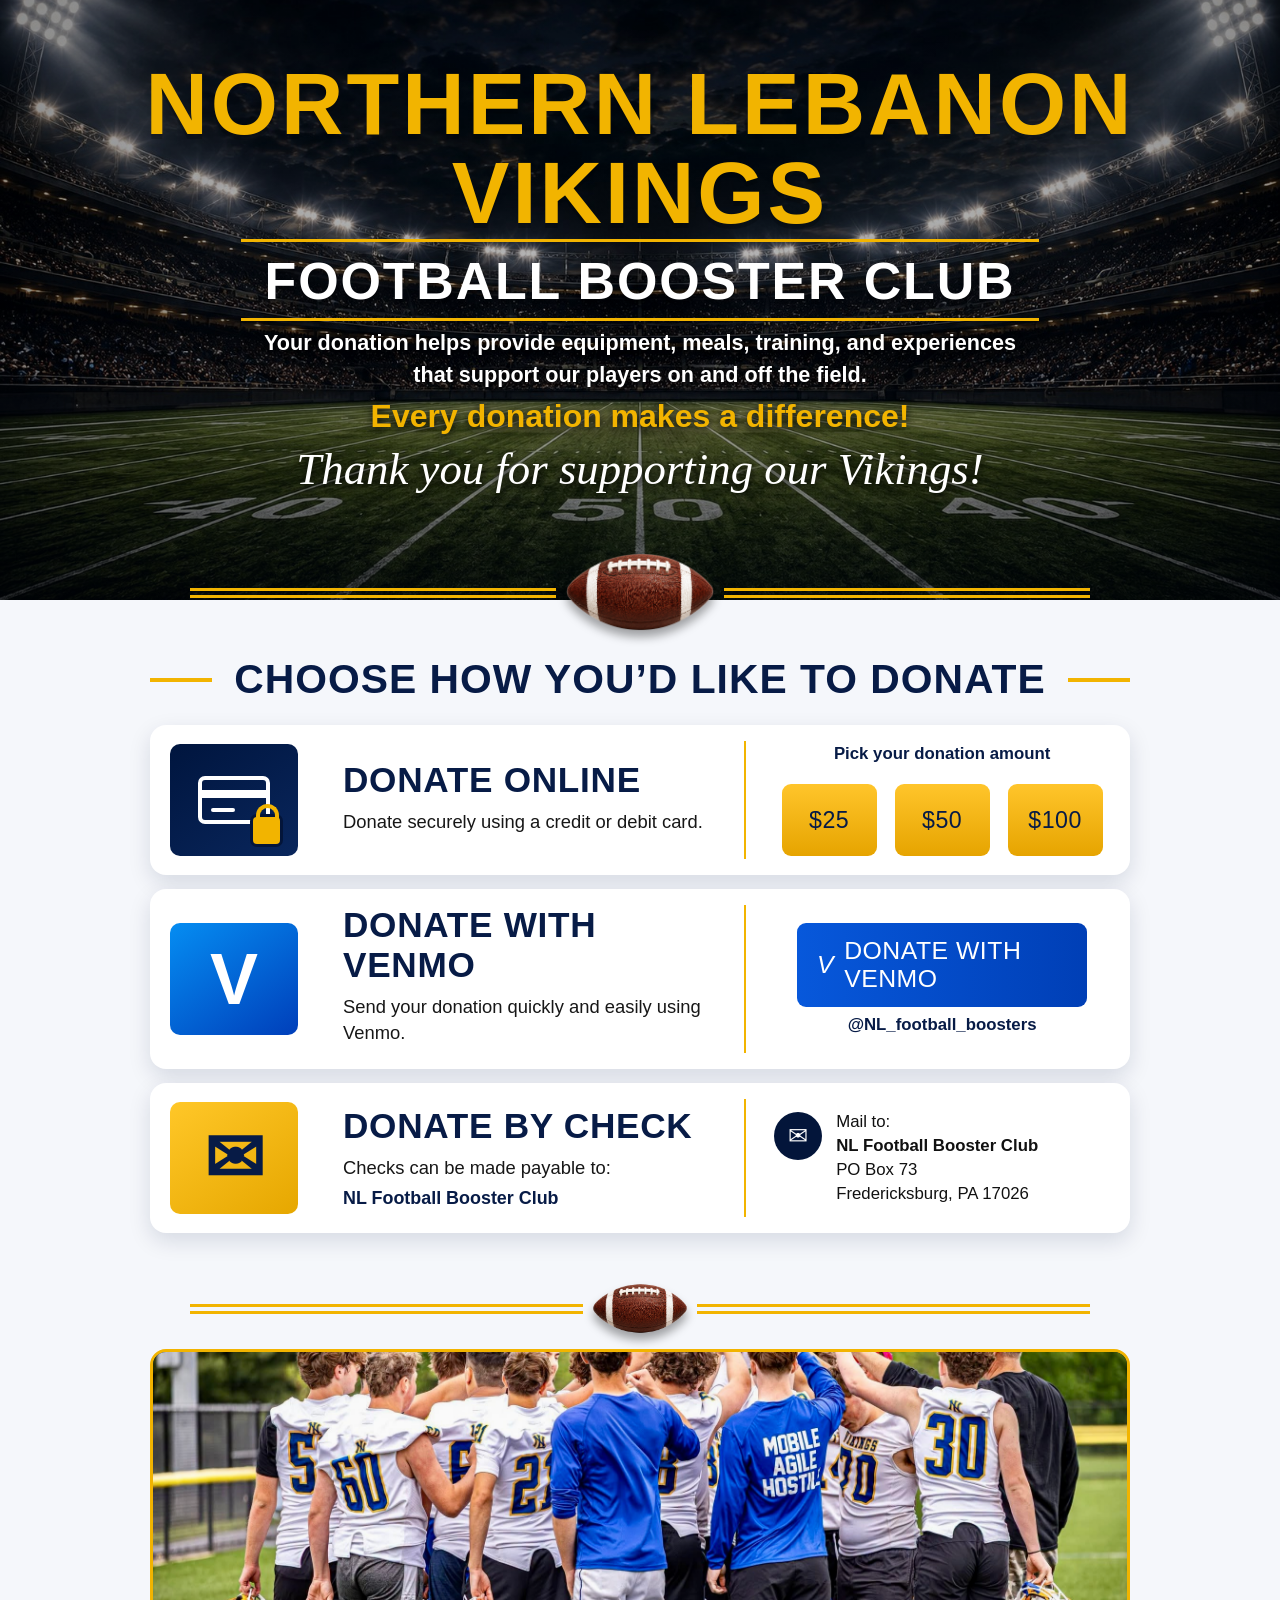
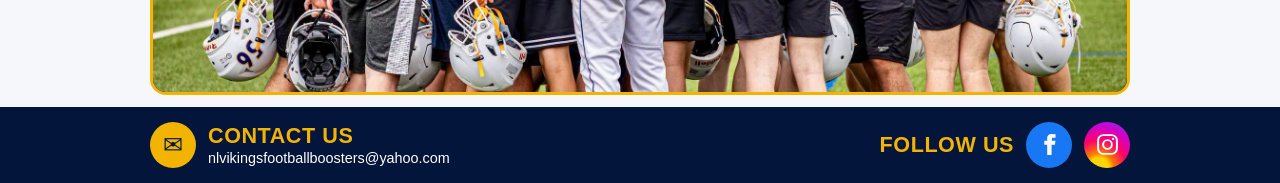
<file: index.html>
<!doctype html>
<html lang="en">
<head>
  <meta charset="utf-8">
  <meta name="viewport" content="width=device-width, initial-scale=1">
  <meta name="description" content="Support the NL Football Booster Club and Northern Lebanon Vikings football program.">
  <title>Northern Lebanon Vikings Football Booster Club</title>
  <link rel="stylesheet" href="styles.css">
  <script defer src="config.js"></script>
</head>
<body>
  <header class="hero">
    <div class="hero__overlay"></div>
    <div class="hero__content">
      <h1 class="hero-title">
        <span>Northern Lebanon</span>
        <span>Vikings</span>
        <strong>Football Booster Club</strong>
      </h1>

      <p class="hero__intro">
        Your donation helps provide equipment, meals, training, and experiences
        that support our players on and off the field.
      </p>
      <p class="hero__difference">Every donation makes a difference!</p>
      <p class="hero__thanks">Thank you for supporting our Vikings!</p>
    </div>
  </header>

  <main>
    <div class="football-divider" aria-hidden="true">
      <span class="football-divider__line"></span>
      <img class="football-realistic" src="assets/football-realistic.png" alt="">
      <span class="football-divider__line"></span>
    </div>

    <section class="donate-section" aria-labelledby="donate-heading">
      <div class="section-heading">
        <span></span>
        <h2 id="donate-heading">Choose How You’d Like to Donate</h2>
        <span></span>
      </div>

      <article class="donation-card">
        <div class="icon-box icon-box--navy" aria-hidden="true">
          <span class="credit-card-icon">
            <span class="credit-card-stripe"></span>
            <span class="credit-card-line"></span>
          </span>
          <span class="lock-icon"></span>
        </div>
        <div class="donation-copy">
          <h3>Donate Online</h3>
          <p>Donate securely using a credit or debit card.</p>
        </div>
        <div class="divider" aria-hidden="true"></div>
<div class="donation-action donation-action--amounts">
  <p class="donation-amount-heading">Pick your donation amount</p>

  <div class="donation-amount-buttons">
    <a class="button button--gold amount-button"
   href="https://moov.link/p/8ONgtjo4qe"
   target="_blank"
   rel="noopener noreferrer">
  $25
</a>

    <a class="button button--gold amount-button"
   href="https://moov.link/p/5QOJdu1Ttd"
   target="_blank"
   rel="noopener noreferrer">
  $50
</a>

    <a class="button button--gold amount-button"
       href="https://moov.link/p/3aeXcl8a52"
       target="_blank"
       rel="noopener noreferrer">
      $100
    </a>
  </div>
</div>
      </article>

      <article class="donation-card">
        <div class="icon-box icon-box--venmo" aria-hidden="true">V</div>
        <div class="donation-copy">
          <h3>Donate with Venmo</h3>
          <p>Send your donation quickly and easily using Venmo.</p>
        </div>
        <div class="divider" aria-hidden="true"></div>
        <div class="donation-action">
          <a id="venmo-link" class="button button--blue" href="#" target="_blank" rel="noopener">
            <span class="venmo-v" aria-hidden="true">V</span> Donate with Venmo
          </a>
          <p class="handle">@NL_football_boosters</p>
        </div>
      </article>

      <article class="donation-card">
        <div class="icon-box icon-box--gold" aria-hidden="true">✉</div>
        <div class="donation-copy">
          <h3>Donate by Check</h3>
          <p>Checks can be made payable to:</p>
          <strong>NL Football Booster Club</strong>
        </div>
        <div class="divider" aria-hidden="true"></div>
        <div class="check-address">
          <span class="mail-circle" aria-hidden="true">✉</span>
          <address>
            <span>Mail to:</span>
            <strong>NL Football Booster Club</strong>
            <span>PO Box 73</span>
            <span>Fredericksburg, PA 17026</span>
          </address>
        </div>
      </article>
    </section>

    <div class="football-divider football-divider--small" aria-hidden="true">
      <span class="football-divider__line"></span>
      <img class="football-realistic" src="assets/football-realistic.png" alt="">
      <span class="football-divider__line"></span>
    </div>

    <section class="team-photo-section" aria-label="Northern Lebanon football team">
      <img src="assets/team-photo.jpeg" alt="Northern Lebanon football players gathered together on the field">
    </section>
  </main>

  <footer class="site-footer">
    <div class="footer-item contact">
      <span class="footer-icon" aria-hidden="true">✉</span>
      <div>
        <strong>Contact Us</strong>
        <a href="mailto:nlvikingsfootballboosters@yahoo.com">nlvikingsfootballboosters@yahoo.com</a>
      </div>
    </div>


    <div class="footer-item social">
      <strong>Follow Us</strong>
      <a id="facebook-link" class="social-button social-button--facebook" href="#" target="_blank" rel="noopener" aria-label="Facebook">
        <svg viewBox="0 0 24 24" aria-hidden="true" focusable="false">
          <path d="M14.3 8.3V6.6c0-.8.5-1 1-1h2.5V2.1L14.4 2C11 2 9.8 4 9.8 6.2v2.1H7v4h2.8V22h4.2v-9.7h3.2l.5-4h-3.4Z"/>
        </svg>
      </a>
      <a id="instagram-link" class="social-button social-button--instagram" href="#" target="_blank" rel="noopener" aria-label="Instagram">
        <svg viewBox="0 0 24 24" aria-hidden="true" focusable="false">
          <rect x="3" y="3" width="18" height="18" rx="5" ry="5"/>
          <circle cx="12" cy="12" r="4.2"/>
          <circle cx="17.4" cy="6.7" r="1.1" class="instagram-dot"/>
        </svg>
      </a>
    </div>
  </footer>
</body>
</html>
</file>
<file: styles.css>
:root {
  --navy: #03153a;
  --navy-2: #061f52;
  --blue: #0c4ecf;
  --gold: #f2b400;
  --gold-dark: #d59a00;
  --white: #ffffff;
  --ink: #071b46;
  --muted: #344054;
  --card-shadow: 0 8px 22px rgba(4, 22, 61, 0.13);
}

* { box-sizing: border-box; }

html { scroll-behavior: smooth; }

body {
  margin: 0;
  font-family: Arial, Helvetica, sans-serif;
  color: var(--ink);
  background: #f5f7fb;
}

a { color: inherit; }

.hero {
  position: relative;
  overflow: hidden;
  min-height: 710px;
  color: var(--white);
  background-image:
    linear-gradient(rgba(1, 10, 28, 0.62), rgba(1, 12, 34, 0.78)),
    url("assets/stadium-background.jpg");
  background-position: center center;
  background-size: cover;
  background-repeat: no-repeat;
  background-color: var(--navy);
}

.hero::after {
  content: "";
  position: absolute;
  left: -2%;
  right: -2%;
  bottom: -22px;
  height: 44px;
  background: white;
  clip-path: polygon(0 40%, 3% 25%, 7% 55%, 12% 34%, 18% 62%, 23% 30%, 29% 54%, 34% 36%, 41% 65%, 48% 42%, 56% 62%, 63% 31%, 72% 58%, 80% 34%, 88% 57%, 94% 30%, 100% 50%, 100% 100%, 0 100%);
}

.hero__overlay {
  position: absolute;
  inset: 0;
  background:
    linear-gradient(110deg, transparent 0 44%, rgba(255,255,255,.04) 45%, transparent 46%),
    linear-gradient(70deg, transparent 0 44%, rgba(255,255,255,.04) 45%, transparent 46%);
  opacity: .8;
}

.hero__content {
  position: relative;
  z-index: 1;
  width: min(920px, calc(100% - 32px));
  margin: 0 auto;
  padding: 22px 0 70px;
  text-align: center;
}


.eyebrow {
  display: flex;
  align-items: center;
  gap: 20px;
  justify-content: center;
  margin: 0;
  font-size: clamp(1.5rem, 5vw, 2.55rem);
  font-weight: 900;
  letter-spacing: .06em;
  text-transform: uppercase;
}

.eyebrow::before,
.eyebrow::after {
  content: "";
  width: clamp(45px, 12vw, 105px);
  height: 4px;
  background: var(--gold);
}

.hero h1 {
  margin: -4px 0 6px;
  color: var(--gold);
  font-family: Impact, Haettenschweiler, "Arial Narrow Bold", sans-serif;
  font-size: clamp(5rem, 16vw, 10rem);
  line-height: .9;
  letter-spacing: .03em;
  text-transform: uppercase;
  text-shadow: 0 5px 0 rgba(0,0,0,.2);
}

.club-banner {
  width: min(790px, 100%);
  margin: 0 auto 26px;
  padding: 15px 20px;
  border: 3px solid white;
  background: var(--navy);
  font-family: Impact, Haettenschweiler, "Arial Narrow Bold", sans-serif;
  font-size: clamp(1.7rem, 5.1vw, 3.15rem);
  letter-spacing: .035em;
  text-transform: uppercase;
  box-shadow: 0 8px 0 rgba(0,0,0,.18);
}

.club-banner span { color: var(--gold); }

.hero__intro {
  max-width: 760px;
  margin: 0 auto 8px;
  font-size: clamp(1rem, 2.4vw, 1.35rem);
  line-height: 1.45;
}

.hero__difference {
  margin: 0 0 8px;
  color: var(--gold);
  font-size: clamp(1.3rem, 3.4vw, 2rem);
  font-weight: 900;
}

.hero__thanks {
  margin: 0;
  font-family: Georgia, "Times New Roman", serif;
  font-size: clamp(1.6rem, 4.5vw, 2.8rem);
  font-style: italic;
}

main {
  width: min(980px, calc(100% - 28px));
  margin: 0 auto;
}

.donate-section { padding: 28px 0 12px; }

.section-heading {
  display: grid;
  grid-template-columns: 1fr auto 1fr;
  gap: 22px;
  align-items: center;
  margin-bottom: 22px;
}

.section-heading span {
  height: 4px;
  background: var(--gold);
}

.section-heading h2 {
  margin: 0;
  text-align: center;
  color: var(--ink);
  font-family: Impact, Haettenschweiler, "Arial Narrow Bold", sans-serif;
  font-size: clamp(1.55rem, 4.4vw, 2.55rem);
  letter-spacing: .025em;
  text-transform: uppercase;
}

.donation-card {
  display: grid;
  grid-template-columns: 145px minmax(220px, 1fr) 2px minmax(270px, .9fr);
  align-items: center;
  gap: 28px;
  min-height: 150px;
  margin-bottom: 14px;
  padding: 16px 20px;
  border-radius: 16px;
  background: white;
  box-shadow: var(--card-shadow);
}

.icon-box {
  display: grid;
  place-items: center;
  position: relative;
  width: 128px;
  height: 112px;
  border-radius: 10px;
  color: white;
  font-size: 4.5rem;
  font-weight: 900;
}

.icon-box--navy { background: linear-gradient(145deg, #00153e, #09265c); }
.icon-box--venmo { background: linear-gradient(145deg, #058df2, #003fba); }
.icon-box--gold { color: var(--ink); background: linear-gradient(145deg, #ffc728, #e6a700); }

.credit-card-icon {
  position: relative;
  width: 72px;
  height: 48px;
  border: 4px solid white;
  border-radius: 7px;
}

.credit-card-stripe {
  position: absolute;
  left: 0;
  right: 0;
  top: 10px;
  height: 8px;
  background: white;
}

.credit-card-line {
  position: absolute;
  left: 9px;
  bottom: 8px;
  width: 24px;
  height: 4px;
  border-radius: 2px;
  background: white;
}

.lock-icon {
  position: absolute;
  right: 18px;
  bottom: 12px;
  width: 27px;
  height: 27px;
  border-radius: 4px;
  background: var(--gold);
  box-shadow: 0 0 0 3px var(--navy);
}

.lock-icon::before {
  content: "";
  position: absolute;
  left: 3px;
  top: -13px;
  width: 15px;
  height: 17px;
  border: 4px solid var(--gold);
  border-bottom: 0;
  border-radius: 12px 12px 0 0;
}

.donation-copy h3 {
  margin: 0 0 9px;
  font-family: Impact, Haettenschweiler, "Arial Narrow Bold", sans-serif;
  font-size: clamp(1.55rem, 3.8vw, 2.2rem);
  letter-spacing: .02em;
  text-transform: uppercase;
}

.donation-copy p {
  margin: 0 0 6px;
  color: #171717;
  font-size: 1.15rem;
  line-height: 1.42;
}

.donation-copy strong {
  display: block;
  font-size: 1.12rem;
}

.divider {
  align-self: stretch;
  width: 2px;
  min-height: 90px;
  background: var(--gold);
}

.donation-action {
  display: grid;
  justify-items: center;
  gap: 8px;
}

.button {
  display: inline-flex;
  align-items: center;
  justify-content: center;
  gap: 10px;
  width: min(100%, 290px);
  min-height: 62px;
  padding: 14px 20px;
  border-radius: 9px;
  text-decoration: none;
  font-family: Impact, Haettenschweiler, "Arial Narrow Bold", sans-serif;
  font-size: 1.55rem;
  letter-spacing: .02em;
  text-transform: uppercase;
  transition: transform .15s ease, box-shadow .15s ease;
}

.button:hover { transform: translateY(-2px); box-shadow: 0 7px 15px rgba(0,0,0,.18); }
.button--gold { color: var(--ink); background: linear-gradient(#ffc52b, #e6a400); }
.button--blue { color: white; background: linear-gradient(90deg, #0758db, #003fb6); }

.button.is-disabled {
  cursor: not-allowed;
  opacity: .72;
  pointer-events: none;
}

.donation-action--amounts {
  width: 100%;
}

.donation-amount-heading {
  margin: 0 0 12px;
  text-align: center;
  color: var(--ink);
  font-size: 1.05rem;
  font-weight: 800;
}

.donation-amount-buttons {
  display: flex;
  justify-content: center;
  align-items: center;
  flex-wrap: nowrap;
  gap: 18px;
  width: 100%;
}

.amount-button {
  flex: 1;
  max-width: 95px;
  min-height: 72px;
  padding: 14px 0;
  font-size: 1.45rem;
}

.venmo-v {
  font-family: Arial Black, Arial, sans-serif;
  font-style: italic;
}

.handle {
  margin: 0;
  font-size: 1.05rem;
  font-weight: 900;
}

.check-address {
  display: grid;
  grid-template-columns: auto 1fr;
  gap: 14px;
  align-items: start;
}

.mail-circle {
  display: grid;
  place-items: center;
  width: 48px;
  height: 48px;
  border-radius: 50%;
  color: white;
  background: var(--navy);
  font-size: 1.5rem;
}

address {
  display: grid;
  gap: 4px;
  color: #111;
  font-size: 1.05rem;
  font-style: normal;
}

.team-photo-section {
  margin: 0 0 12px;
  overflow: hidden;
  border: 3px solid var(--gold);
  border-radius: 16px;
  background: var(--navy);
}

.team-photo-section img {
  display: block;
  width: 100%;
  max-height: 340px;
  object-fit: cover;
  object-position: center 54%;
}

.site-footer {
  display: grid;
  grid-template-columns: 1fr auto 1fr;
  gap: 26px;
  align-items: center;
  padding: 15px max(22px, calc((100vw - 980px)/2));
  color: white;
  background: var(--navy);
}

.footer-item {
  display: flex;
  align-items: center;
  gap: 12px;
}

.footer-item strong {
  display: block;
  color: var(--gold);
  font-family: Impact, Haettenschweiler, "Arial Narrow Bold", sans-serif;
  font-size: 1.35rem;
  letter-spacing: .025em;
  text-transform: uppercase;
}

.footer-item a {
  font-size: .9rem;
  text-decoration: none;
}

.footer-icon {
  display: grid;
  place-items: center;
  width: 46px;
  height: 46px;
  flex: 0 0 auto;
  border-radius: 50%;
  color: var(--ink);
  background: var(--gold);
  font-size: 1.5rem;
}

.footer-logo {
  width: 70px;
  height: 58px;
  object-fit: cover;
  object-position: center;
  mix-blend-mode: screen;
}

.social {
  justify-content: flex-end;
}

.social-button {
  display: grid;
  place-items: center;
  width: 46px;
  height: 46px;
  padding: 0;
  border-radius: 50%;
  text-decoration: none;
  overflow: hidden;
  transition: transform .15s ease, box-shadow .15s ease;
}

.social-button:hover {
  transform: translateY(-2px);
  box-shadow: 0 7px 15px rgba(0,0,0,.22);
}

.social-button svg {
  width: 25px;
  height: 25px;
  display: block;
}

.social-button--facebook {
  background: #1877f2;
}

.social-button--facebook svg {
  fill: white;
}

.social-button--instagram {
  background:
    radial-gradient(circle at 32% 100%, #ffd600 0 18%, #ff7a00 27%, #ff0169 50%, #d300c5 72%, #7638fa 100%);
}

.social-button--instagram svg {
  fill: none;
  stroke: white;
  stroke-width: 1.9;
}

.social-button--instagram .instagram-dot {
  fill: white;
  stroke: none;
}

@media (max-width: 760px) {
  
  .section-heading {
    grid-template-columns: 45px 1fr 45px;
    gap: 12px;
  }

  .donation-card {
    grid-template-columns: 88px 1fr;
    gap: 14px;
    padding: 14px;
  }

  .icon-box {
    width: 82px;
    height: 82px;
    font-size: 3.3rem;
  }

  .credit-card-icon { transform: scale(.78); }
  .lock-icon { right: 14px; bottom: 10px; transform: scale(.78); transform-origin: bottom right; }

  .donation-copy h3 { font-size: 1.55rem; }
  .donation-copy p { font-size: 1rem; }

  .divider {
    grid-column: 1 / -1;
    width: 100%;
    min-height: 2px;
    height: 2px;
  }

  .donation-action,
  .check-address {
    grid-column: 1 / -1;
  }

  .button { width: 100%; }

  .site-footer {
    grid-template-columns: 1fr;
    text-align: center;
  }

  .footer-item,
  .social {
    justify-content: center;
  }

  .footer-logo {
    justify-self: center;
  }
}


/* Layout after removing Viking images */
.hero__content {
  padding-top: 70px;
}

.site-footer {
  grid-template-columns: 1fr 1fr;
}

@media (max-width: 760px) {
 
  .site-footer {
    grid-template-columns: 1fr;
  }
}


/* Football section dividers */
.football-divider {
  display: grid;
  grid-template-columns: minmax(42px, 1fr) auto minmax(42px, 1fr);
  align-items: center;
  gap: 18px;
  width: min(820px, 94%);
  margin: 28px auto 8px;
}

.football-divider--small {
  margin-top: 34px;
  margin-bottom: 24px;
}

.football-divider__line {
  height: 4px;
  border-radius: 999px;
  background:
    linear-gradient(
      90deg,
      transparent,
      var(--gold) 12%,
      var(--gold) 88%,
      transparent
    );
}

.football {
  position: relative;
  display: block;
  width: 82px;
  height: 48px;
  transform: rotate(-8deg);
  border: 4px solid var(--gold);
  border-radius: 52% 48% 52% 48% / 50% 50% 50% 50%;
  background: var(--navy);
  box-shadow:
    0 4px 0 rgba(0, 0, 0, .12),
    inset 0 0 0 2px rgba(255, 255, 255, .08);
}

.football::before,
.football::after {
  content: "";
  position: absolute;
  top: 5px;
  bottom: 5px;
  width: 14px;
  border: 2px solid rgba(242, 180, 0, .75);
  border-top: 0;
  border-bottom: 0;
  border-radius: 50%;
}

.football::before {
  left: 8px;
}

.football::after {
  right: 8px;
}

.football__seam {
  position: absolute;
  left: 50%;
  top: 8px;
  bottom: 8px;
  width: 3px;
  transform: translateX(-50%);
  border-radius: 999px;
  background: var(--gold);
}

.football__lace {
  position: absolute;
  left: 50%;
  width: 18px;
  height: 3px;
  transform: translateX(-50%);
  border-radius: 999px;
  background: var(--gold);
}

.football__lace--1 { top: 15px; }
.football__lace--2 { top: 22px; }
.football__lace--3 { top: 29px; }

@media (max-width: 620px) {
  .football-divider {
    gap: 11px;
    margin-top: 22px;
  }

  .football {
    width: 68px;
    height: 40px;
    border-width: 3px;
  }

  .football__lace--1 { top: 12px; }
  .football__lace--2 { top: 18px; }
  .football__lace--3 { top: 24px; }

  .football__seam {
    top: 6px;
    bottom: 6px;
  }
}


/* Stadium hero and realistic football update */
.hero {
  min-height: 710px;
  background-image:
    linear-gradient(rgba(1, 10, 28, .66), rgba(1, 12, 35, .80)),
    url("assets/stadium-background.jpg");
  background-position: center center;
  background-size: cover;
  background-repeat: no-repeat;
}

.hero__overlay {
  background:
    linear-gradient(180deg, rgba(0, 0, 0, .18), transparent 34%, rgba(0, 0, 0, .20)),
    radial-gradient(circle at center 70%, transparent 0 25%, rgba(0, 0, 0, .30) 100%);
}

.hero::after { display: none; }

.football-divider {
  gap: 12px;
  width: min(900px, 96%);
  margin-top: -34px;
  position: relative;
  z-index: 3;
}

.football-divider--small {
  margin-top: 34px;
}

.football-divider__line {
  height: 10px;
  border-radius: 0;
  background:
    linear-gradient(to bottom,
      var(--gold) 0 3px,
      transparent 3px 7px,
      var(--gold) 7px 10px);
}

.football-realistic {
  display: block;
  width: 132px;
  height: auto;
  margin: -14px -3px -12px;
  filter: drop-shadow(0 7px 5px rgba(0, 0, 0, .35));
}

.football-divider--small .football-realistic {
  width: 104px;
  margin-top: -10px;
  margin-bottom: -9px;
}

@media (max-width: 620px) {
  .hero {
    min-height: 625px;
    background-position: center center;
  }

  .football-divider {
    margin-top: -24px;
    gap: 7px;
  }

  .football-divider__line {
    height: 8px;
    background:
      linear-gradient(to bottom,
        var(--gold) 0 2px,
        transparent 2px 6px,
        var(--gold) 6px 8px);
  }

  .football-realistic { width: 92px; }
  .football-divider--small .football-realistic { width: 78px; }
}


/* Final stadium and transparent-football fixes */
.football-realistic {
  display: block;
  width: 150px;
  height: auto;
  object-fit: contain;
  background: transparent !important;
  border: 0 !important;
  box-shadow: none;
}
.football-divider--small .football-realistic { width: 96px; }
@media (max-width: 600px) {
  .football-realistic { width: 112px; }
  .football-divider--small .football-realistic { width: 78px; }
}

/* PASS 1: final stadium hero and organization title */
.hero {
  min-height: 600px;
  display: grid;
  align-items: center;
  background-image:
    linear-gradient(180deg, rgba(0, 0, 0, .18), rgba(0, 7, 20, .42)),
    url("assets/stadium-background.jpg");
  background-position: center;
  background-size: cover;
}

.hero__content {
  width: min(1050px, calc(100% - 32px));
  padding: 40px 0 82px;
  transform: translateY(0);
}

.hero-title {
  margin: 0 auto 28px;
  text-align: center;
  text-transform: uppercase;
  text-shadow: 0 4px 16px rgba(0,0,0,.9);
}

.hero-title span,
.hero-title strong {
  display: block;
  font-family: Impact, Haettenschweiler, "Arial Narrow Bold", sans-serif;
  font-style: normal;
  letter-spacing: .035em;
}

.hero-title span {
  color: var(--gold);
  font-size: clamp(3.3rem, 9.5vw, 5.4rem);
  line-height: .82;
}

.hero-title span:first-child {
  margin-bottom: 18px;
}

.hero-title strong {
  width: fit-content;
  max-width: 100%;
  margin: 8px auto 0;
  padding: 12px 24px 10px;
  border-top: 3px solid var(--gold);
  border-bottom: 3px solid var(--gold);
  color: var(--white);
  font-size: clamp(2.2rem, 6vw, 3.25rem);
  line-height: 1.05;
}

.hero__intro {
  max-width: 760px;
  font-weight: 700;
  text-shadow: 0 2px 8px rgba(0,0,0,.95);
}

.hero__difference,
.hero__thanks {
  text-shadow: 0 2px 8px rgba(0,0,0,.95);
}

@media (max-width: 620px) {
    .hero-title strong {
    padding-inline: 10px;
  }
}
@media (max-width:768px){

    .section-divider{
        gap:16px;
        margin:45px auto;
    }

    .divider-football{
        width:60px;
    }

    .divider-line{
        height:3px;
    }

}

@media (min-width: 769px) {
  .hero__content {
    transform: translateY(5px);
  }

  .hero-title {
    margin-bottom: 18px;
  }

  .hero-title span {
    line-height: .82;
  }

  .hero-title span:first-child {
    margin-bottom: 18px;
  }

  .hero-title strong {
    margin-top: 10px;
  }
}

@media (max-width: 768px) {
  .hero {
    min-height: 500px;
    align-items: center;
    background-size: auto 100%;
    background-position: center center;
    background-repeat: no-repeat;
  }

  .hero__content {
    width: calc(100% - 24px);
    margin: 0 auto;
    padding: 20px 0 30px;
    transform: translateY(8px);
  }

  .hero-title {
    margin-bottom: 18px;
  }

  .hero-title span {
    display: block;
    font-size: clamp(2.35rem, 11vw, 3.3rem);
    line-height: .9;
  }

  .hero-title span:first-child {
    white-space: nowrap;
    margin-bottom: 18px;
  }

  .hero-title span:nth-child(2) {
    margin-top: 0;
  }

  .hero-title strong {
    display: block;
    font-size: 2rem;
    margin-top: 10px;
  }
}
</file>
